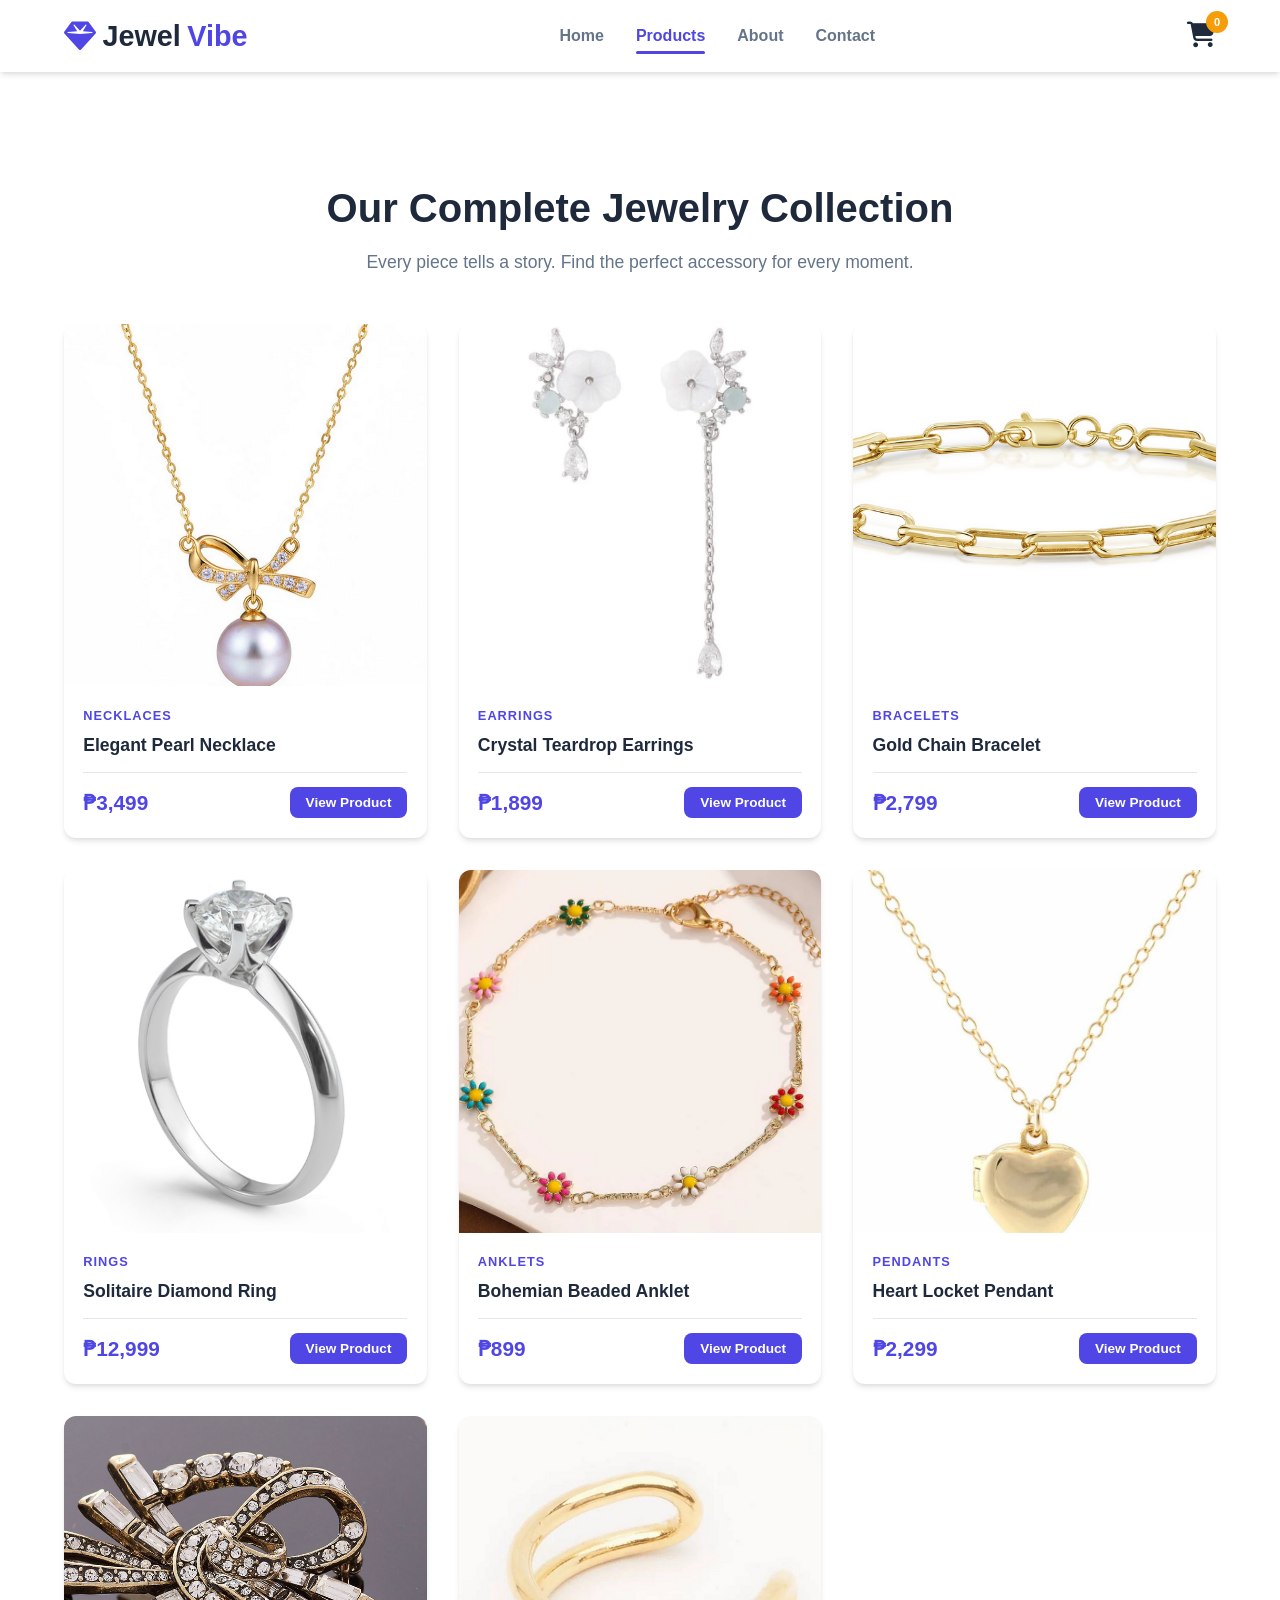
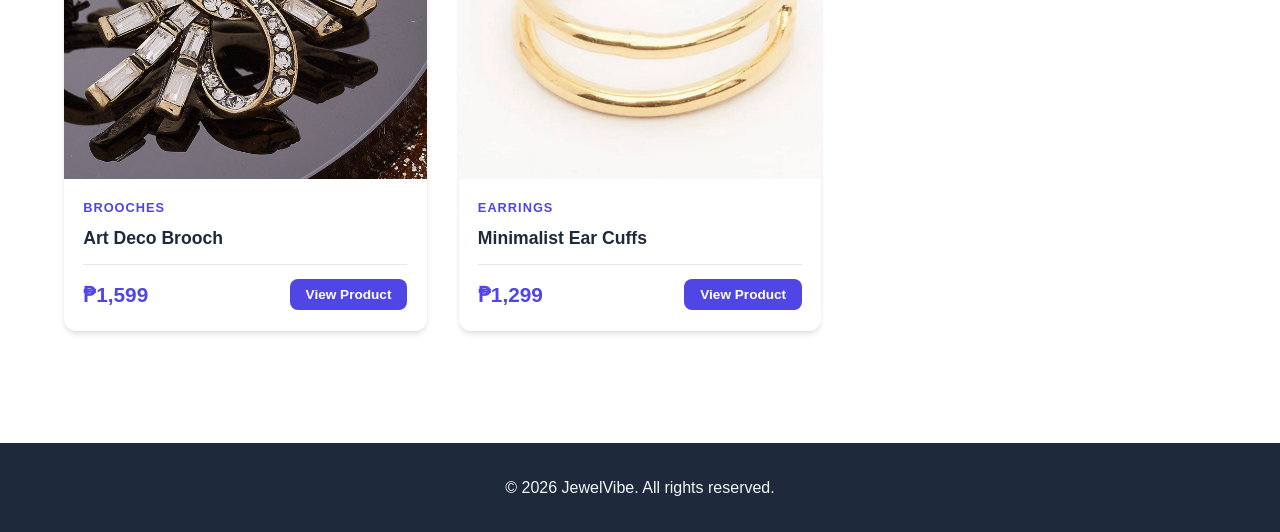
<file: products.html>
<!DOCTYPE html>
<html lang="en">
<head>
    <meta charset="UTF-8">
    <meta name="viewport" content="width=device-width, initial-scale=1.0">
    <title>All Jewelry Products | JewelVibe</title>
    <link rel="stylesheet" href="styles.css">
    <link rel="stylesheet" href="https://cdnjs.cloudflare.com/ajax/libs/font-awesome/6.4.0/css/all.min.css">
</head>
<body>

    <!-- ====== NAVBAR (FIXED) ====== -->
    <nav class="navbar">
        <div class="nav-container">
            <a href="index.html" class="nav-logo">
                <i class="fa-solid fa-gem"></i> Jewel<span>Vibe</span>
            </a>
            <ul class="nav-links" id="navLinks">
                <li><a href="index.html" class="nav-link">Home</a></li>
                <li><a href="products.html" class="nav-link active">Products</a></li>
                <li><a href="index.html#about" class="nav-link">About</a></li>
                <li><a href="index.html#contact" class="nav-link">Contact</a></li>
            </ul>
            <button class="cart-btn" id="cartBtn" aria-label="Open cart">
                <i class="fa-solid fa-cart-shopping"></i>
                <span class="cart-badge" id="cartBadge">0</span>
            </button>
            <button class="hamburger" id="hamburger" aria-label="Toggle menu">
                <span></span>
                <span></span>
                <span></span>
            </button>
        </div>
    </nav>

    <!-- ====== ALL PRODUCTS GRID ====== -->
    <section class="section" style="padding-top: 6rem;">
        <div class="container">
            <div class="section-header">
                <h2 class="section-title">Our Complete Jewelry Collection</h2>
                <p class="section-subtitle">Every piece tells a story. Find the perfect accessory for every moment.</p>
            </div>
            <div class="products-grid" id="allProductsGrid"></div>
        </div>
    </section>

    <footer class="footer">
        <div class="container">
            <p>&copy; 2026 JewelVibe. All rights reserved.</p>
        </div>
    </footer>

    <!-- Product Detail Modal -->
    <div class="modal-overlay" id="productModalOverlay">
        <div class="modal product-modal" id="productModal">
            <button class="modal-close" id="closeProductModal"><i class="fa-solid fa-xmark"></i></button>
            <div class="product-modal-body" id="productModalBody"></div>
        </div>
    </div>

    <!-- Cart Modal -->
    <div class="modal-overlay" id="cartModalOverlay">
        <div class="modal cart-modal" id="cartModal">
            <button class="modal-close" id="closeCartModal"><i class="fa-solid fa-xmark"></i></button>
            <h3 class="cart-modal-title"><i class="fa-solid fa-cart-shopping"></i> Your Cart</h3>
            <div class="cart-items-container" id="cartItemsContainer"></div>
            <div class="cart-empty" id="cartEmpty">
                <i class="fa-solid fa-cart-plus"></i>
                <p>Your cart is empty.</p>
                <span>Browse our jewelry and add your favorites!</span>
            </div>
            <div class="cart-footer" id="cartFooter" style="display: none;">
                <div class="cart-total">
                    <span>Total:</span>
                    <span class="cart-total-price" id="cartTotalPrice">₱0.00</span>
                </div>
                <div class="checkout-form" id="checkoutForm">
                    <h4><i class="fa-solid fa-clipboard-list"></i> Checkout Details</h4>
                    <div class="form-row">
                        <div class="form-group"><label>Full Name *</label><input type="text" id="customerName" placeholder="Enter your full name" required></div>
                        <div class="form-group"><label>Email *</label><input type="email" id="customerEmail" placeholder="Enter your email" required></div>
                    </div>
                    <div class="form-row">
                        <div class="form-group"><label>Phone Number *</label><input type="tel" id="customerPhone" placeholder="e.g. +63 912 345 6789" required></div>
                        <div class="form-group"><label>Address *</label><input type="text" id="customerAddress" placeholder="Enter your delivery address" required></div>
                    </div>
                    <div class="form-group">
                        <label>Payment Method *</label>
                        <div class="payment-options">
                            <label class="payment-option"><input type="radio" name="paymentMethod" value="Cash on Delivery" checked><span class="payment-label"><i class="fa-solid fa-money-bill-wave"></i> Cash on Delivery</span></label>
                            <label class="payment-option"><input type="radio" name="paymentMethod" value="Bank Transfer"><span class="payment-label"><i class="fa-solid fa-building-columns"></i> Bank Transfer</span></label>
                            <label class="payment-option"><input type="radio" name="paymentMethod" value="GCash"><span class="payment-label"><i class="fa-solid fa-mobile-screen"></i> GCash</span></label>
                        </div>
                    </div>
                    <button class="btn-order-now" id="btnOrderNow"><i class="fa-solid fa-check-circle"></i> Order Now</button>
                </div>
            </div>
        </div>
    </div>

    <!-- Toast -->
    <div class="toast" id="toast">
        <i class="fa-solid fa-circle-check"></i>
        <span id="toastMessage">Item added to cart!</span>
    </div>

    <script src="products.js"></script>
    <script>
        // Mobile menu toggle
        const hamburger = document.getElementById('hamburger');
        const navLinks = document.getElementById('navLinks');
        hamburger.addEventListener('click', () => {
            navLinks.classList.toggle('active');
        });
        document.querySelectorAll('.nav-link').forEach(link => {
            link.addEventListener('click', () => {
                navLinks.classList.remove('active');
            });
        });

        // Cart & product logic (unchanged)
        let cart = JSON.parse(localStorage.getItem('shopvibe_cart')) || [];

        function saveCart() { localStorage.setItem('shopvibe_cart', JSON.stringify(cart)); }
        function updateCartBadge() {
            const total = cart.reduce((sum, item) => sum + item.quantity, 0);
            document.getElementById('cartBadge').textContent = total;
        }

        function showToast(msg) {
            const toast = document.getElementById('toast');
            document.getElementById('toastMessage').textContent = msg;
            toast.classList.add('show');
            setTimeout(() => toast.classList.remove('show'), 2500);
        }

        function addToCart(productId, qty = 1) {
            const product = products.find(p => p.id === productId);
            if (!product) return;
            const existing = cart.find(item => item.productId === productId);
            if (existing) existing.quantity += qty;
            else cart.push({ productId, quantity: qty, title: product.title, price: product.price, image: product.image });
            saveCart();
            updateCartBadge();
            showToast(`${product.title} added to cart!`);
        }

        function removeFromCart(productId) {
            cart = cart.filter(item => item.productId !== productId);
            saveCart();
            updateCartBadge();
            renderCartItems();
        }

        function renderCartItems() {
            const container = document.getElementById('cartItemsContainer');
            const empty = document.getElementById('cartEmpty');
            const footer = document.getElementById('cartFooter');
            const totalPrice = document.getElementById('cartTotalPrice');
            if (cart.length === 0) {
                empty.style.display = 'block';
                container.innerHTML = '';
                footer.style.display = 'none';
            } else {
                empty.style.display = 'none';
                footer.style.display = 'block';
                container.innerHTML = cart.map(item => `
                    <div class="cart-item">
                        <div class="cart-item-image"><img src="${item.image}" alt="${item.title}"></div>
                        <div class="cart-item-details">
                            <div class="cart-item-title">${item.title}</div>
                            <div class="cart-item-qty">Qty: ${item.quantity}</div>
                        </div>
                        <div class="cart-item-price">₱${(item.price * item.quantity).toLocaleString()}</div>
                        <button class="cart-item-remove" data-id="${item.productId}"><i class="fa-solid fa-trash"></i></button>
                    </div>
                `).join('');
                const total = cart.reduce((sum, i) => sum + (i.price * i.quantity), 0);
                totalPrice.textContent = `₱${total.toLocaleString()}`;
                document.querySelectorAll('.cart-item-remove').forEach(btn => {
                    btn.addEventListener('click', () => removeFromCart(parseInt(btn.dataset.id)));
                });
            }
        }

        window.addEventListener('DOMContentLoaded', () => {
            const grid = document.getElementById('allProductsGrid');
            grid.innerHTML = products.map(p => `
                <div class="product-card">
                    <div class="product-card-image"><img src="${p.image}" alt="${p.title}" loading="lazy"></div>
                    <div class="product-card-content">
                        <span class="product-category">${p.category}</span>
                        <h3 class="product-title">${p.title}</h3>
                        <div class="product-footer">
                            <span class="product-price">₱${p.price.toLocaleString()}</span>
                            <button class="btn-view" data-id="${p.id}">View Product</button>
                        </div>
                    </div>
                </div>
            `).join('');

            document.querySelectorAll('.btn-view').forEach(btn => {
                btn.addEventListener('click', () => {
                    const product = products.find(p => p.id == btn.dataset.id);
                    if (!product) return;
                    const body = document.getElementById('productModalBody');
                    body.innerHTML = `
                        <div class="product-detail-image"><img src="${product.image}" alt="${product.title}"></div>
                        <div class="product-detail-info">
                            <span class="product-detail-category">${product.category}</span>
                            <h2>${product.title}</h2>
                            <p class="product-detail-desc">${product.description}</p>
                            <div class="product-detail-price">₱${product.price.toLocaleString()}</div>
                            <div class="quantity-selector">
                                <label>Quantity:</label>
                                <input type="number" id="modalQty" value="1" min="1" max="99">
                            </div>
                            <button class="btn-add-to-cart-modal" data-id="${product.id}"><i class="fa-solid fa-cart-plus"></i> Add to Cart</button>
                        </div>
                    `;
                    document.getElementById('productModalOverlay').classList.add('active');
                    document.querySelector('.btn-add-to-cart-modal').addEventListener('click', () => {
                        const qty = parseInt(document.getElementById('modalQty').value) || 1;
                        addToCart(product.id, qty);
                    });
                });
            });

            updateCartBadge();
            document.getElementById('cartBtn').addEventListener('click', () => {
                renderCartItems();
                document.getElementById('cartModalOverlay').classList.add('active');
            });
            document.getElementById('closeCartModal').addEventListener('click', () => {
                document.getElementById('cartModalOverlay').classList.remove('active');
            });
            document.getElementById('closeProductModal').addEventListener('click', () => {
                document.getElementById('productModalOverlay').classList.remove('active');
            });
            [document.getElementById('productModalOverlay'), document.getElementById('cartModalOverlay')].forEach(overlay => {
                overlay.addEventListener('click', (e) => { if (e.target === overlay) overlay.classList.remove('active'); });
            });
            document.getElementById('btnOrderNow').addEventListener('click', () => {
                if (cart.length === 0) return showToast('Cart is empty!');
                const name = document.getElementById('customerName').value.trim();
                const email = document.getElementById('customerEmail').value.trim();
                const phone = document.getElementById('customerPhone').value.trim();
                const address = document.getElementById('customerAddress').value.trim();
                const payment = document.querySelector('input[name="paymentMethod"]:checked')?.value;
                if (!name || !email || !phone || !address) return showToast('Please fill all fields.');
                if (!/\S+@\S+\.\S+/.test(email)) return showToast('Invalid email.');
                const items = cart.map(i => `${i.title} x${i.quantity} - ₱${(i.price*i.quantity).toLocaleString()}`).join('\n');
                const total = cart.reduce((s, i) => s + i.price*i.quantity, 0);
                alert(`Order Confirmed!\n\n${name}\n${email}\n${phone}\n${address}\nPayment: ${payment}\n\nItems:\n${items}\n\nTotal: ₱${total.toLocaleString()}`);
                cart = []; saveCart(); updateCartBadge(); renderCartItems();
                document.getElementById('cartModalOverlay').classList.remove('active');
                showToast('Order placed successfully!');
            });
        });
    </script>
</body>
</html>
</file>
<file: styles.css>
/* ========== RESET & BASE ========== */
*,
*::before,
*::after {
    margin: 0;
    padding: 0;
    box-sizing: border-box;
}

:root {
    --primary: #4f46e5;
    --primary-hover: #4338ca;
    --secondary: #f59e0b;
    --dark: #1e293b;
    --gray: #64748b;
    --light-gray: #f1f5f9;
    --white: #ffffff;
    --border: #e2e8f0;
    --shadow: 0 4px 6px -1px rgba(0, 0, 0, 0.1), 0 2px 4px -1px rgba(0, 0, 0, 0.06);
    --shadow-lg: 0 10px 15px -3px rgba(0, 0, 0, 0.1), 0 4px 6px -2px rgba(0, 0, 0, 0.05);
    --radius: 12px;
    --radius-btn: 8px;
    --transition: 0.3s ease;
    font-size: 16px;
}

body {
    font-family: 'Segoe UI', Tahoma, Geneva, Verdana, sans-serif;
    background: var(--white);
    color: var(--dark);
    line-height: 1.6;
    overflow-x: hidden;
}

.container {
    max-width: 1200px;
    margin: 0 auto;
    padding: 0 1.5rem;
}

img {
    max-width: 100%;
    display: block;
}

a {
    text-decoration: none;
    color: inherit;
}

ul {
    list-style: none;
}

button {
    cursor: pointer;
    border: none;
    background: none;
    font-family: inherit;
}

/* ========== NAVBAR ========== */
.navbar {
    background: var(--white);
    box-shadow: var(--shadow);
    position: sticky;
    top: 0;
    z-index: 1000;
    padding: 0.8rem 0;
}

.nav-container {
    max-width: 1200px;
    margin: 0 auto;
    padding: 0 1.5rem;
    display: flex;
    align-items: center;
    justify-content: space-between;
}

.nav-logo {
    font-size: 1.8rem;
    font-weight: 800;
    color: var(--dark);
    display: flex;
    align-items: center;
    gap: 0.4rem;
}

.nav-logo i {
    color: var(--primary);
    font-size: 2rem;
}

.nav-logo span {
    color: var(--primary);
}

.nav-links {
    display: flex;
    gap: 2rem;
}

.nav-link {
    font-weight: 600;
    color: var(--gray);
    position: relative;
    padding: 0.5rem 0;
    transition: color var(--transition);
}

.nav-link::after {
    content: '';
    position: absolute;
    bottom: -2px;
    left: 0;
    width: 0;
    height: 3px;
    background: var(--primary);
    border-radius: 3px;
    transition: width var(--transition);
}

.nav-link:hover,
.nav-link.active {
    color: var(--primary);
}

.nav-link.active::after {
    width: 100%;
}

.cart-btn {
    position: relative;
    font-size: 1.6rem;
    color: var(--dark);
    transition: color var(--transition);
}

.cart-btn:hover {
    color: var(--primary);
}

.cart-badge {
    position: absolute;
    top: -10px;
    right: -12px;
    background: var(--secondary);
    color: var(--white);
    font-size: 0.7rem;
    font-weight: 700;
    width: 22px;
    height: 22px;
    border-radius: 50%;
    display: flex;
    align-items: center;
    justify-content: center;
    transition: transform 0.2s;
}

.hamburger {
    display: none;
    flex-direction: column;
    gap: 5px;
    background: none;
    border: none;
    cursor: pointer;
    padding: 5px;
}

.hamburger span {
    display: block;
    width: 25px;
    height: 3px;
    background: var(--dark);
    border-radius: 3px;
    transition: all var(--transition);
}

/* ========== HERO / HOME ========== */
.home-section {
    padding: 0;
}

.hero-banner {
    display: flex;
    align-items: center;
    background: linear-gradient(135deg, #f0f4ff 0%, #e8ecff 100%);
    min-height: 500px;
}

.hero-overlay {
    display: none;
}

.hero-content {
    flex: 1;
    padding: 4rem 2rem 4rem 5%;
    z-index: 2;
}

.hero-badge {
    display: inline-block;
    background: var(--primary);
    color: white;
    padding: 0.3rem 1rem;
    border-radius: 30px;
    font-size: 0.85rem;
    font-weight: 600;
    margin-bottom: 1rem;
}

.hero-title {
    font-size: 3rem;
    font-weight: 800;
    line-height: 1.2;
    margin-bottom: 1rem;
    color: var(--dark);
}

.hero-subtitle {
    font-size: 1.2rem;
    color: var(--gray);
    margin-bottom: 2rem;
    max-width: 500px;
}

.hero-btn {
    display: inline-flex;
    align-items: center;
    gap: 0.5rem;
    background: var(--primary);
    color: white;
    padding: 0.9rem 2.2rem;
    border-radius: var(--radius-btn);
    font-weight: 700;
    transition: background var(--transition), transform 0.2s;
}

.hero-btn:hover {
    background: var(--primary-hover);
    transform: translateY(-2px);
}

.hero-image {
    flex: 1;
    display: flex;
    justify-content: center;
    align-items: center;
    padding: 2rem;
    max-height: 500px;         /* matches the hero banner's min-height */
    overflow: hidden;           /* hides any part of the image that overflows */
}

.hero-image img {
    width: 60%;
    height: 60%;
    object-fit: contain;      /* show entire image, no cropping */
    border-radius: 20px;
    box-shadow: var(--shadow-lg);
}

/* ========== SECTION COMMON ========== */
.section {
    padding: 5rem 0;
}

.section-header {
    text-align: center;
    margin-bottom: 3rem;
}

.section-label {
    color: var(--primary);
    font-weight: 700;
    text-transform: uppercase;
    letter-spacing: 2px;
    font-size: 0.9rem;
}

.section-title {
    font-size: 2.5rem;
    font-weight: 800;
    margin: 0.5rem 0;
}

.section-subtitle {
    color: var(--gray);
    font-size: 1.1rem;
}

/* ========== PRODUCTS GRID ========== */
.products-grid {
    display: grid;
    grid-template-columns: repeat(auto-fill, minmax(270px, 1fr));
    gap: 2rem;
}

.product-card {
    background: var(--white);
    border-radius: var(--radius);
    box-shadow: var(--shadow);
    overflow: hidden;
    transition: transform 0.3s, box-shadow 0.3s;
    display: flex;
    flex-direction: column;
}

.product-card:hover {
    transform: translateY(-8px);
    box-shadow: var(--shadow-lg);
}

.product-card-image {
    aspect-ratio: 1 / 1;
    overflow: hidden;
    background: #f8fafc;
}
.product-card-image img {
    width: 100%;
    height: 100%;
    object-fit: cover;
    transition: transform 0.5s;
}

.product-card:hover .product-card-image img {
    transform: scale(1.08);
}

.product-card-content {
    padding: 1.2rem;
    display: flex;
    flex-direction: column;
    flex: 1;
}

.product-category {
    color: var(--primary);
    font-size: 0.8rem;
    font-weight: 700;
    text-transform: uppercase;
    letter-spacing: 1px;
    margin-bottom: 0.3rem;
}

.product-title {
    font-size: 1.1rem;
    font-weight: 700;
    margin-bottom: 0.8rem;
    color: var(--dark);
}

.product-footer {
    margin-top: auto;
    display: flex;
    align-items: center;
    justify-content: space-between;
    padding-top: 0.8rem;
    border-top: 1px solid var(--border);
}

.product-price {
    font-size: 1.3rem;
    font-weight: 800;
    color: var(--primary);
}

.btn-view {
    background: var(--primary);
    color: white;
    padding: 0.5rem 1rem;
    border-radius: var(--radius-btn);
    font-weight: 600;
    font-size: 0.85rem;
    transition: background var(--transition);
}

.btn-view:hover {
    background: var(--primary-hover);
}

/* ========== ABOUT ========== */
.about-section {
    background: var(--light-gray);
}

.about-wrapper {
    display: flex;
    align-items: center;
    gap: 3rem;
    flex-wrap: wrap;
}

.about-image {
    flex: 1 1 300px;
}

.about-image img {
    border-radius: var(--radius);
    box-shadow: var(--shadow-lg);
}

.about-content {
    flex: 1 1 400px;
}

.about-text {
    margin-bottom: 1rem;
    color: var(--gray);
}

.about-stats {
    display: flex;
    gap: 2rem;
    margin-top: 2rem;
}

.stat {
    text-align: center;
}

.stat-number {
    display: block;
    font-size: 2rem;
    font-weight: 800;
    color: var(--primary);
}

.stat-label {
    color: var(--gray);
    font-weight: 600;
}

/* ========== CONTACT ========== */
.contact-wrapper {
    display: flex;
    gap: 3rem;
    flex-wrap: wrap;
}

.contact-info {
    flex: 1 1 300px;
    display: flex;
    flex-direction: column;
    gap: 1.5rem;
}

.contact-card {
    background: var(--light-gray);
    padding: 1.5rem;
    border-radius: var(--radius);
    display: flex;
    flex-direction: column;
    gap: 0.5rem;
}

.contact-card i {
    font-size: 1.8rem;
    color: var(--primary);
}

.contact-card h4 {
    font-weight: 700;
}

.contact-form {
    flex: 1 1 400px;
    display: flex;
    flex-direction: column;
    gap: 1rem;
}

.form-group {
    display: flex;
    flex-direction: column;
}

.form-group input,
.form-group textarea {
    padding: 0.8rem 1rem;
    border: 1px solid var(--border);
    border-radius: var(--radius-btn);
    font-family: inherit;
    font-size: 1rem;
    transition: border var(--transition);
}

.form-group input:focus,
.form-group textarea:focus {
    outline: none;
    border-color: var(--primary);
    box-shadow: 0 0 0 3px rgba(79, 70, 229, 0.2);
}

.btn-submit {
    background: var(--primary);
    color: white;
    padding: 0.9rem;
    font-weight: 700;
    border-radius: var(--radius-btn);
    display: flex;
    align-items: center;
    justify-content: center;
    gap: 0.5rem;
    transition: background var(--transition);
}

.btn-submit:hover {
    background: var(--primary-hover);
}

/* ========== MODALS ========== */
.modal-overlay {
    position: fixed;
    top: 0;
    left: 0;
    width: 100%;
    height: 100%;
    background: rgba(0, 0, 0, 0.6);
    z-index: 2000;
    display: flex;
    align-items: center;
    justify-content: center;
    opacity: 0;
    pointer-events: none;
    transition: opacity 0.3s;
}

.modal-overlay.active {
    opacity: 1;
    pointer-events: auto;
}

.modal {
    background: var(--white);
    border-radius: var(--radius);
    padding: 2rem;
    width: 90%;
    max-width: 600px;
    max-height: 90vh;
    overflow-y: auto;
    position: relative;
    box-shadow: var(--shadow-lg);
    transform: translateY(20px);
    transition: transform 0.3s;
}

.modal-overlay.active .modal {
    transform: translateY(0);
}

.modal-close {
    position: absolute;
    top: 1rem;
    right: 1rem;
    font-size: 1.5rem;
    color: var(--gray);
    width: 36px;
    height: 36px;
    border-radius: 50%;
    display: flex;
    align-items: center;
    justify-content: center;
    transition: background var(--transition), color var(--transition);
}

.modal-close:hover {
    background: var(--light-gray);
    color: var(--dark);
}

/* Product detail modal */
.product-modal-body {
    display: flex;
    flex-direction: column;
    gap: 1.5rem;
}

.product-detail-image {
    aspect-ratio: 1 / 1;            /* 1:1 square */
    overflow: hidden;
    border-radius: var(--radius);
}
.product-detail-image img {
    width: 100%;
    height: 100%;
    object-fit: cover;
}

.product-detail-info h2 {
    font-size: 1.6rem;
    margin-bottom: 0.5rem;
}

.product-detail-category {
    color: var(--primary);
    font-weight: 700;
    margin-bottom: 0.8rem;
}

.product-detail-desc {
    color: var(--gray);
    margin-bottom: 1rem;
}

.product-detail-price {
    font-size: 1.8rem;
    font-weight: 800;
    color: var(--primary);
    margin-bottom: 1rem;
}

.quantity-selector {
    display: flex;
    align-items: center;
    gap: 0.8rem;
    margin-bottom: 1.5rem;
}

.quantity-selector label {
    font-weight: 600;
}

.quantity-selector input {
    width: 70px;
    padding: 0.5rem;
    border: 1px solid var(--border);
    border-radius: var(--radius-btn);
    text-align: center;
    font-size: 1rem;
}

.btn-add-to-cart-modal {
    background: var(--primary);
    color: white;
    padding: 0.8rem 1.5rem;
    border-radius: var(--radius-btn);
    font-weight: 700;
    display: inline-flex;
    align-items: center;
    gap: 0.5rem;
    transition: background var(--transition);
}

.btn-add-to-cart-modal:hover {
    background: var(--primary-hover);
}

/* Cart modal */
.cart-modal {
    max-width: 650px;
}

.cart-modal-title {
    font-size: 1.5rem;
    margin-bottom: 1.5rem;
    display: flex;
    align-items: center;
    gap: 0.5rem;
}

.cart-items-container {
    max-height: 300px;
    overflow-y: auto;
    margin-bottom: 1rem;
}

.cart-item {
    display: flex;
    align-items: center;
    gap: 1rem;
    padding: 1rem 0;
    border-bottom: 1px solid var(--border);
}

.cart-item-image {
    width: 60px;
    height: 60px;
    border-radius: 8px;
    overflow: hidden;
    flex-shrink: 0;
}

.cart-item-image img {
    width: 100%;
    height: 100%;
    object-fit: cover;
}

.cart-item-details {
    flex: 1;
}

.cart-item-title {
    font-weight: 700;
}

.cart-item-qty {
    color: var(--gray);
    font-size: 0.9rem;
}

.cart-item-price {
    font-weight: 700;
    color: var(--primary);
}

.cart-item-remove {
    color: #ef4444;
    cursor: pointer;
    font-size: 1.2rem;
    padding: 5px;
}

.cart-empty {
    text-align: center;
    padding: 2rem;
    color: var(--gray);
}

.cart-empty i {
    font-size: 3rem;
    margin-bottom: 1rem;
    color: var(--primary);
}

.cart-total {
    display: flex;
    justify-content: space-between;
    font-weight: 800;
    font-size: 1.2rem;
    margin: 1rem 0;
    padding-top: 1rem;
    border-top: 2px solid var(--border);
}

.cart-total-price {
    color: var(--primary);
}

/* Checkout form inside cart */
.checkout-form {
    background: #f8fafc;
    padding: 1.2rem;
    border-radius: var(--radius);
    margin-top: 1rem;
}

.checkout-form h4 {
    margin-bottom: 1rem;
}

.form-row {
    display: flex;
    gap: 1rem;
    flex-wrap: wrap;
}

.form-row .form-group {
    flex: 1 1 45%;
}

.payment-options {
    display: flex;
    flex-direction: column;
    gap: 0.6rem;
}

.payment-option {
    display: flex;
    align-items: center;
    gap: 0.5rem;
    cursor: pointer;
}

.payment-label {
    font-weight: 600;
    display: flex;
    align-items: center;
    gap: 0.4rem;
}

.btn-order-now {
    width: 100%;
    background: var(--secondary);
    color: var(--white);
    padding: 0.9rem;
    font-weight: 800;
    font-size: 1.1rem;
    border-radius: var(--radius-btn);
    margin-top: 1rem;
    display: flex;
    align-items: center;
    justify-content: center;
    gap: 0.5rem;
    transition: background var(--transition);
}

.btn-order-now:hover {
    background: #d97706;
}

/* Toast notification */
.toast {
    position: fixed;
    bottom: 30px;
    right: 30px;
    background: var(--dark);
    color: white;
    padding: 0.8rem 1.5rem;
    border-radius: 30px;
    display: flex;
    align-items: center;
    gap: 0.5rem;
    font-weight: 600;
    box-shadow: var(--shadow-lg);
    transform: translateY(120px);
    opacity: 0;
    transition: all 0.4s ease;
    z-index: 3000;
}

.toast.show {
    transform: translateY(0);
    opacity: 1;
}

/* ========== FOOTER ========== */
.footer {
    background: var(--dark);
    color: var(--light-gray);
    text-align: center;
    padding: 2rem;
    margin-top: 2rem;
}

/* ========== RESPONSIVE ========== */
@media (max-width: 768px) {
    .nav-links {
        position: fixed;
        top: 70px;
        left: 0;
        width: 100%;
        background: var(--white);
        flex-direction: column;
        align-items: center;
        padding: 2rem;
        gap: 1.5rem;
        box-shadow: var(--shadow);
        transform: translateY(-120%);
        transition: transform 0.3s;
        z-index: 999;
    }

    .nav-links.active {
        transform: translateY(0);
    }

    .hamburger {
        display: flex;
    }

    .hero-banner {
        flex-direction: column;
        text-align: center;
    }

    .hero-content {
        padding: 3rem 1.5rem;
    }

    .hero-title {
        font-size: 2.2rem;
    }

    .about-wrapper {
        flex-direction: column;
    }

    .contact-wrapper {
        flex-direction: column;
    }

    .form-row {
        flex-direction: column;
    }
}
</file>
